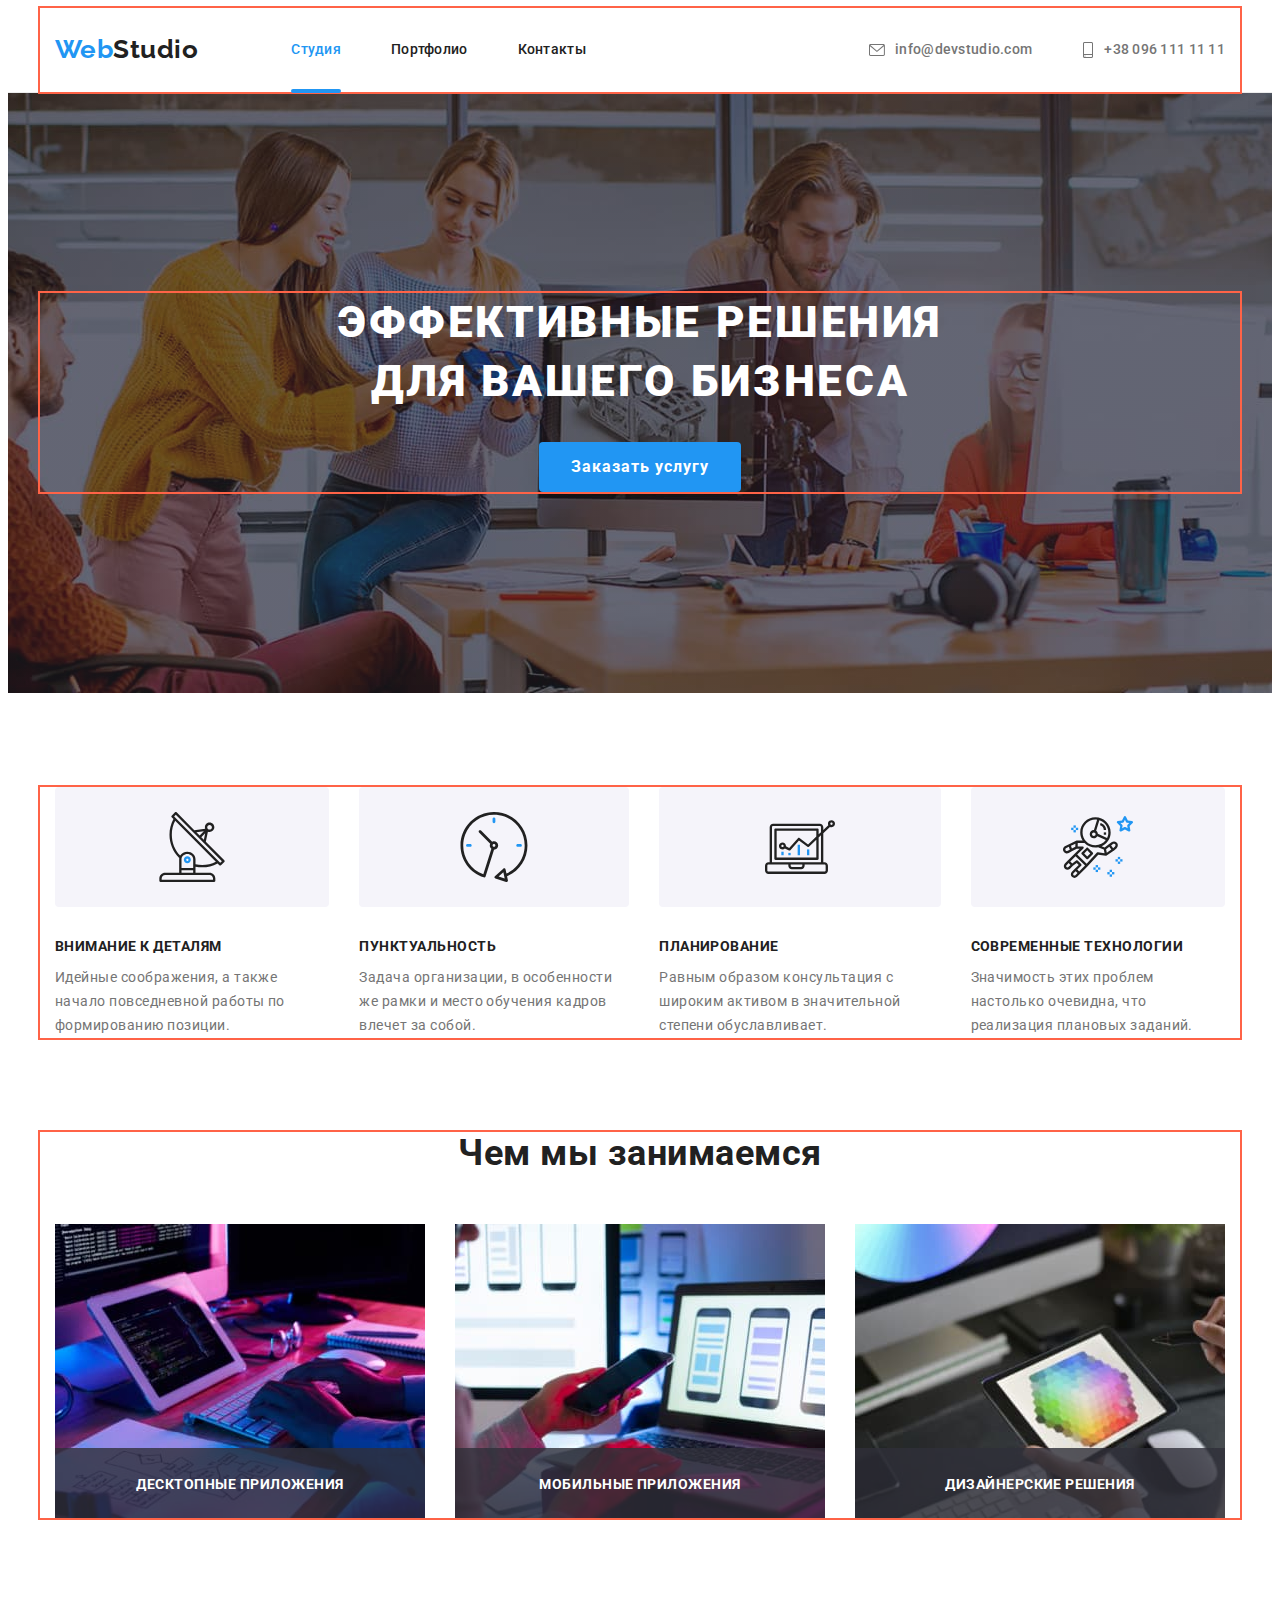
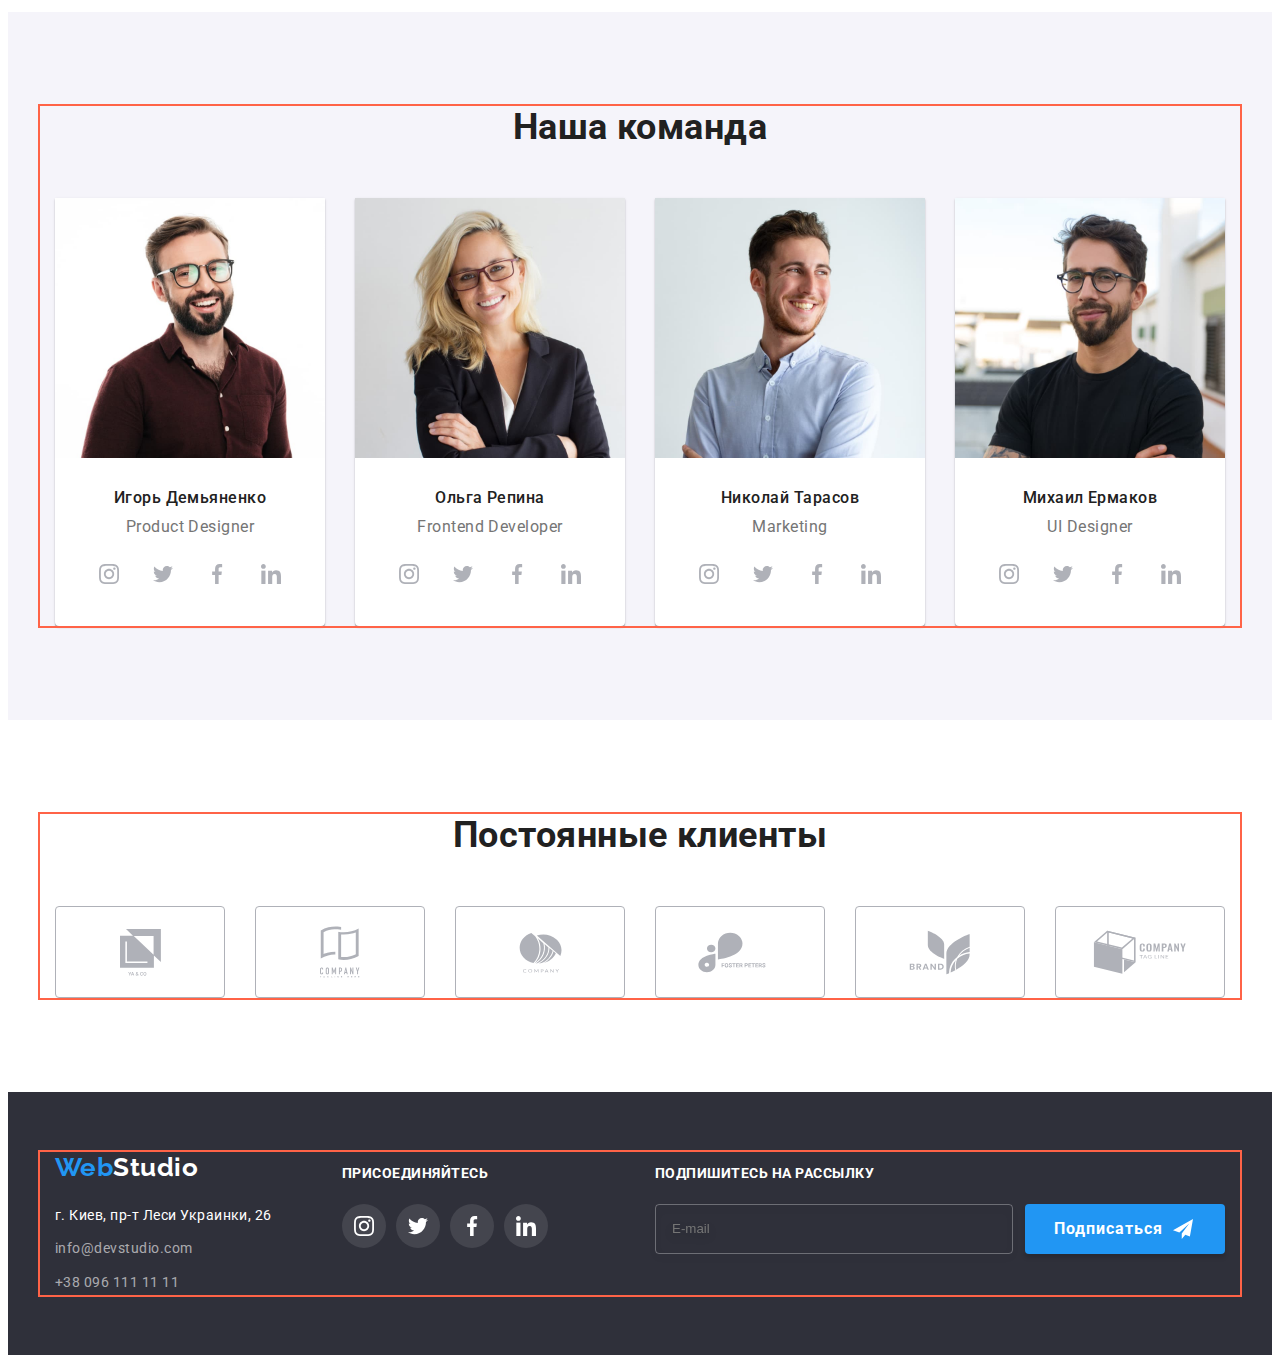
<file: index.html>
<!DOCTYPE html>
<html lang="ru">
  <head>
    <meta charset="UTF-8" />
    <meta http-equiv="X-UA-Compatible" content="IE=edge" />
    <meta name="viewport" content="width=device-width, initial-scale=1.0" />
    <title>Document</title>
    <link rel="preconnect" href="https://fonts.googleapis.com" />
    <link rel="preconnect" href="https://fonts.gstatic.com" crossorigin />
    <link
      href="https://fonts.googleapis.com/css2?family=Lato&family=Raleway:wght@700&family=Roboto:wght@400;500;700;900&display=swap"
      rel="stylesheet"
    />
    <link
      rel="stylesheet"
      href="https://cdnjs.cloudflare.com/ajax/libs/modern-normalize/1.1.0/modern-normalize.min.css"
      integrity="sha512-wpPYUAdjBVSE4KJnH1VR1HeZfpl1ub8YT/NKx4PuQ5NmX2tKuGu6U/JRp5y+Y8XG2tV+wKQpNHVUX03MfMFn9Q=="
      crossorigin="anonymous"
      referrerpolicy="no-referrer"
    />
    <link
      rel="stylesheet"
      href="https://cdnjs.cloudflare.com/ajax/libs/animate.css/4.1.1/animate.min.css"
    />
    <link rel="stylesheet" href="./css/styles.css" />
  </head>

  <body>
    <!--Шапка сайта-->
    <header class="header-page">
      <div class="container">
        <nav class="header-nav">
          <!--Навигация на другие страницы-->
          <a href="./index.html" class="logo"
            >Web<span class="studio-black">Studio</span></a
          >
          <ul class="header-list list">
            <li class="header-item">
              <a href="" class="header-link current">Студия</a>
            </li>
            <li class="header-item">
              <a href="./portfolio.html" class="header-link">Портфолио</a>
            </li>
            <li class="header-item">
              <a href="" class="header-link">Контакты</a>
            </li>
          </ul>
        </nav>
        <ul class="contacts-list list">
          <li class="contacts-item mail">
            <a href="mailto:info@devstudio.com" class="contacts-link"
              ><svg class="contacts-icon" width="16" height="12">
                <use href="./images/icons.svg#icon-envelope-hover"></use></svg
              >info@devstudio.com</a
            >
          </li>
          <li class="contacts-item tel">
            <a href="tel.:+380961111111" class="contacts-link"
              ><svg class="contacts-icon" width="12" height="16">
                <use href="./images/icons.svg#icon-smartphone"></use>
              </svg>
              +38 096 111 11 11</a
            >
          </li>
        </ul>
      </div>
    </header>

    <!--Main-контент-->
    <main>
      <!--Герой-->
      <section class="hero">
        <div class="container">
          <h1 class="hero-title animate__animated animate__headShake">
            Эффективные решения <br />
            для вашего бизнеса
          </h1>
          <button type="button" class="btn hero-btn pointer" data-modal-open>
            Заказать услугу
          </button>
        </div>
      </section>

      <!--Преимущества Feature-->
      <section class="feature section">
        <div class="container">
          <h2 class="visually-hidden">Преимущества</h2>
          <ul class="feature-list list">
            <li class="feature-item">
              <div class="thumb">
                <svg class="feature-icon" width="70" height="70">
                  <use href="./images/icons.svg#icon-antenna"></use>
                </svg>
              </div>
              <h3 class="feature-title">Внимание к деталям</h3>
              <p class="feature-text">
                Идейные соображения, а также начало повседневной работы по
                формированию позиции.
              </p>
            </li>
            <li class="feature-item">
              <div class="thumb">
                <svg class="feature-icon" width="70" height="70">
                  <use href="./images/icons.svg#icon-clock"></use>
                </svg>
              </div>
              <h3 class="feature-title">Пунктуальность</h3>
              <p class="feature-text">
                Задача организации, в особенности же рамки и место обучения
                кадров влечет за собой.
              </p>
            </li>
            <li class="feature-item">
              <div class="thumb">
                <svg class="feature-icon" width="70" height="70">
                  <use href="./images/icons.svg#icon-diagram"></use>
                </svg>
              </div>
              <h3 class="feature-title">Планирование</h3>
              <p class="feature-text">
                Равным образом консультация с широким активом в значительной
                степени обуславливает.
              </p>
            </li>
            <li class="feature-item">
              <div class="thumb">
                <svg class="feature-icon" width="70" height="70">
                  <use href="./images/icons.svg#icon-astronaut"></use>
                </svg>
              </div>
              <h3 class="feature-title">Современные технологии</h3>
              <p class="feature-text">
                Значимость этих проблем настолько очевидна, что реализация
                плановых заданий.
              </p>
            </li>
          </ul>
        </div>
      </section>
      <!--Чем мы занимаемся About-->
      <section class="about">
        <div class="container">
          <h2 class="about-title">Чем мы занимаемся</h2>
          <ul class="about-list list">
            <li class="about-item">
              <div class="about-thumb">
                <img
                  class="about-img"
                  src="./images/transformer.jpg"
                  alt="На фото ноутбук-трансформер и руки на клавиатуре"
                  width="370"
                />
                <p class="about-label">Десктопные приложения</p>
              </div>
            </li>
            <li class="about-item">
              <div class="about-thumb">
                <img
                  src="./images/laptop.jpg"
                  alt="На фото ноутбук и смартфон в руке"
                  width="370"
                />
                <p class="about-label">Мобильные приложения</p>
              </div>
            </li>
            <li class="about-item">
              <div class="about-thumb">
                <img
                  src="./images/tablet.jpg"
                  alt="На фото планшет в руке"
                  width="370"
                />
                <p class="about-label">Дизайнерские решения</p>
              </div>
            </li>
          </ul>
        </div>
      </section>

      <!--Наша команда Team-->
      <section class="team section">
        <div class="container">
          <h2 class="team-title">Наша команда</h2>
          <ul class="team-list list">
            <li class="team-card">
              <img
                src="./images/demianenko.jpg"
                alt="На фото продукт дизайнер Игорь Демьяненко"
                width="270"
              />
              <div class="team-text">
                <h3 class="team-person">Игорь Демьяненко</h3>
                <p lang="en" class="team-position">Product Designer</p>
              </div>
              <ul class="team-soc-list list">
                <li class="team-soc-item">
                  <a href="" class="team-soc-link link">
                    <svg class="team-soc-icon" width="20" height="20">
                      <use href="./images/icons.svg#icon-instagram"></use>
                    </svg>
                  </a>
                </li>
                <li class="team-soc-item">
                  <a href="" class="team-soc-link link">
                    <svg class="team-soc-icon" width="20" height="20">
                      <use href="./images/icons.svg#icon-twitter"></use>
                    </svg>
                  </a>
                </li>
                <li class="team-soc-item">
                  <a href="" class="team-soc-link link">
                    <svg class="team-soc-icon" width="20" height="20">
                      <use href="./images/icons.svg#icon-facebook"></use>
                    </svg>
                  </a>
                </li>
                <li class="team-soc-item">
                  <a href="" class="team-soc-link link">
                    <svg class="team-soc-icon" width="20" height="20">
                      <use href="./images/icons.svg#icon-linkedin"></use>
                    </svg>
                  </a>
                </li>
              </ul>
            </li>
            <li class="team-card">
              <img
                src="./images/repina.jpg"
                alt="На фото фронтенд разработчик Ольга Репина"
                width="270"
              />
              <div class="team-text">
                <h3 class="team-person">Ольга Репина</h3>
                <p lang="en" class="team-position">Frontend Developer</p>
              </div>
              <ul class="team-soc-list list">
                <li class="team-soc-item">
                  <a href="" class="team-soc-link link">
                    <svg class="team-soc-icon" width="20" height="20">
                      <use href="./images/icons.svg#icon-instagram"></use>
                    </svg>
                  </a>
                </li>
                <li class="team-soc-item">
                  <a href="" class="team-soc-link link">
                    <svg class="team-soc-icon" width="20" height="20">
                      <use href="./images/icons.svg#icon-twitter"></use>
                    </svg>
                  </a>
                </li>
                <li class="team-soc-item">
                  <a href="" class="team-soc-link link">
                    <svg class="team-soc-icon" width="20" height="20">
                      <use href="./images/icons.svg#icon-facebook"></use>
                    </svg>
                  </a>
                </li>
                <li class="team-soc-item">
                  <a href="" class="team-soc-link link">
                    <svg class="team-soc-icon" width="20" height="20">
                      <use href="./images/icons.svg#icon-linkedin"></use>
                    </svg>
                  </a>
                </li>
              </ul>
            </li>
            <li class="team-card">
              <img
                src="./images/tarasov.jpg"
                alt="На фото маркетолог Николай Тарасов"
                width="270"
              />
              <div class="team-text">
                <h3 class="team-person">Николай Тарасов</h3>
                <p lang="en" class="team-position">Marketing</p>
              </div>
              <ul class="team-soc-list list">
                <li class="team-soc-item">
                  <a href="" class="team-soc-link link">
                    <svg class="team-soc-icon" width="20" height="20">
                      <use href="./images/icons.svg#icon-instagram"></use>
                    </svg>
                  </a>
                </li>
                <li class="team-soc-item">
                  <a href="" class="team-soc-link link">
                    <svg class="team-soc-icon" width="20" height="20">
                      <use href="./images/icons.svg#icon-twitter"></use>
                    </svg>
                  </a>
                </li>
                <li class="team-soc-item">
                  <a href="" class="team-soc-link link">
                    <svg class="team-soc-icon" width="20" height="20">
                      <use href="./images/icons.svg#icon-facebook"></use>
                    </svg>
                  </a>
                </li>
                <li class="team-soc-item">
                  <a href="" class="team-soc-link link">
                    <svg class="team-soc-icon" width="20" height="20">
                      <use href="./images/icons.svg#icon-linkedin"></use>
                    </svg>
                  </a>
                </li>
              </ul>
            </li>
            <li class="team-card">
              <img
                src="./images/ermakov.jpg"
                alt="На фото дизайнер интерфейса Михаил Ермаков"
                width="270"
              />
              <div class="team-text">
                <h3 class="team-person">Михаил Ермаков</h3>
                <p lang="en" class="team-position">UI Designer</p>
              </div>
              <ul class="team-soc-list list">
                <li class="team-soc-item">
                  <a href="" class="team-soc-link link">
                    <svg class="team-soc-icon" width="20" height="20">
                      <use href="./images/icons.svg#icon-instagram"></use>
                    </svg>
                  </a>
                </li>
                <li class="team-soc-item">
                  <a href="" class="team-soc-link link">
                    <svg class="team-soc-icon" width="20" height="20">
                      <use href="./images/icons.svg#icon-twitter"></use>
                    </svg>
                  </a>
                </li>
                <li class="team-soc-item">
                  <a href="" class="team-soc-link link">
                    <svg class="team-soc-icon" width="20" height="20">
                      <use href="./images/icons.svg#icon-facebook"></use>
                    </svg>
                  </a>
                </li>
                <li class="team-soc-item">
                  <a href="" class="team-soc-link link">
                    <svg class="team-soc-icon" width="20" height="20">
                      <use href="./images/icons.svg#icon-linkedin"></use>
                    </svg>
                  </a>
                </li>
              </ul>
            </li>
          </ul>
        </div>
      </section>

      <!-- Постоянные клиенты -->
      <section class="clients section">
        <div class="container">
          <h2 class="clients-title">Постоянные клиенты</h2>
          <ul class="clients-list list">
            <li class="clients-item">
              <a href="" class="clients-link">
                <svg class="clients-icon" width="41" height="47">
                  <use href="./images/icons.svg#icon-client-1"></use>
                </svg>
              </a>
            </li>
            <li class="clients-item">
              <a href="" class="clients-link">
                <svg class="clients-icon" width="40" height="52">
                  <use href="./images/icons.svg#icon-client-2"></use>
                </svg>
              </a>
            </li>
            <li class="clients-item">
              <a href="" class="clients-link">
                <svg class="clients-icon" width="43" height="41">
                  <use href="./images/icons.svg#icon-client-3"></use>
                </svg>
              </a>
            </li>
            <li class="clients-item">
              <a href="" class="clients-link">
                <svg class="clients-icon" width="84" height="41">
                  <use href="./images/icons.svg#icon-client-4"></use>
                </svg>
              </a>
            </li>
            <li class="clients-item">
              <a href="" class="clients-link">
                <svg class="clients-icon" width="62" height="45">
                  <use href="./images/icons.svg#icon-client-5"></use>
                </svg>
              </a>
            </li>
            <li class="clients-item">
              <a href="" class="clients-link">
                <svg class="clients-icon" width="94" height="44">
                  <use href="./images/icons.svg#icon-client-6"></use>
                </svg>
              </a>
            </li>
          </ul>
        </div>
      </section>
    </main>

    <!--Футер-->
    <footer class="footer">
      <div class="container">
        <div class="address-content">
          <a href="./index.html" class="logo"
            >Web<span class="studio-white">Studio</span></a
          >
          <address class="address">
            <ul class="address-list list">
              <li class="address-items">
                <a href="" class="footer-address"
                  >г. Киев, пр-т Леси Украинки, 26
                </a>
              </li>
              <li class="address-items">
                <a href="mailto:info@devstudio.com" class="footer-contacts"
                  >info@devstudio.com</a
                >
              </li>
              <li class="address-items">
                <a href="tel.:+380961111111" class="footer-contacts"
                  >+38 096 111 11 11</a
                >
              </li>
            </ul>
          </address>
        </div>
        <div class="footer-icon">
          <h2 class="footer-title">Присоединяйтесь</h2>
          <ul class="footer-soc-list list">
            <li class="footer-soc-item">
              <a href="" class="footer-soc-link link">
                <svg class="footer-soc-icon" width="20" height="20">
                  <use href="./images/icons.svg#icon-instagram"></use>
                </svg>
              </a>
            </li>
            <li class="footer-soc-item">
              <a href="" class="footer-soc-link link">
                <svg class="footer-soc-icon" width="20" height="20">
                  <use href="./images/icons.svg#icon-twitter"></use>
                </svg>
              </a>
            </li>
            <li class="footer-soc-item">
              <a href="" class="footer-soc-link link">
                <svg class="footer-soc-icon" width="20" height="20">
                  <use href="./images/icons.svg#icon-facebook"></use>
                </svg>
              </a>
            </li>
            <li class="footer-soc-item">
              <a href="" class="footer-soc-link link">
                <svg class="footer-soc-icon" width="20" height="20">
                  <use href="./images/icons.svg#icon-linkedin"></use>
                </svg>
              </a>
            </li>
          </ul>
        </div>

        <form class="form-footer">
          <h2 class="form-title">Подпишитесь на рассылку</h2>
          <div class="form-field">
            <input
              class="form-input"
              type="email"
              name="mail"
              id="mail"
              placeholder="E-mail"
            />
            <button type="submit" class="btn form-btn">
              Подписаться
              <svg class="form-icon-send" width="20" height="20">
                <use href="./images/icons.svg#icon-icon-send"></use>
              </svg>
            </button>
          </div>
        </form>
      </div>
    </footer>

    <div class="backdrop is-hidden" data-modal>
      <div class="modal">
        <button type="button" class="modal-close-btn" data-modal-close>
          <svg class="close-icon" width="18" height="18">
            <use href="./images/icons.svg#icon-close-black"></use>
          </svg>
        </button>
        <p class="modal-title">Оставьте свои данные, мы вам перезвоним</p>
        <form class="modal-form" autocomplete="off">
          <div class="modal-field">
            <label class="modal-label" for="user-name">Имя</label>
            <div class="input-wrap">
              <input
                type="text"
                name="user-name"
                class="modal-input"
                placeholder=" "
                required
                id="user-name"
              />
              <svg class="input-icon" width="18" height="18">
                <use href="./images/icons.svg#icon-person-black-18dp"></use>
              </svg>
            </div>
          </div>
          <div class="modal-field">
            <label class="modal-label" for="user-tel">Телефон</label>
            <div class="input-wrap">
              <input
                type="tel"
                name="user-tel"
                class="modal-input"
                placeholder=" "
                required
                minlength="10"
                title="+38 (050) 111-11-11"
                id="user-tel"
              />
              <svg class="input-icon" width="18" height="18">
                <use href="./images/icons.svg#icon-phone-black-18dp"></use>
              </svg>
            </div>
          </div>
          <div class="modal-field">
            <label class="modal-label" for="user-email">Почта</label>
            <div class="input-wrap">
              <input
                type="email"
                name="user-email"
                class="modal-input"
                placeholder=" "
                required
                id="user-email"
              />
              <svg class="input-icon" width="18" height="18">
                <use href="./images/icons.svg#icon-email-black-18dp"></use>
              </svg>
            </div>
          </div>
          <div class="modal-field">
            <label class="modal-label" for="modal-text">Комментарий</label>
            <textarea
              name="modal-text"
              id="modal-text"
              class="modal-text"
              placeholder="Введите текст"
            ></textarea>
          </div>
          <div class="modal-field">
            <input
              type="checkbox"
              name="privacy"
              id="privacy"
              class="input-check visually-hidden"
            />
            <label for="privacy" class="check-text">
              <span>
                <svg class="check-icon" width="16" height="15">
                  <use href="./images/icons.svg#icon-check"></use>
                </svg>
              </span>
              Соглашаюсь с рассылкой и принимаю&nbsp;
              <a href="">Условия договора</a>
            </label>
          </div>
          <button type="submit" class="btn modal-btn">Отправить</button>
        </form>
      </div>
    </div>
    <script src="./js/modal.js"></script>
  </body>
</html>
</file>
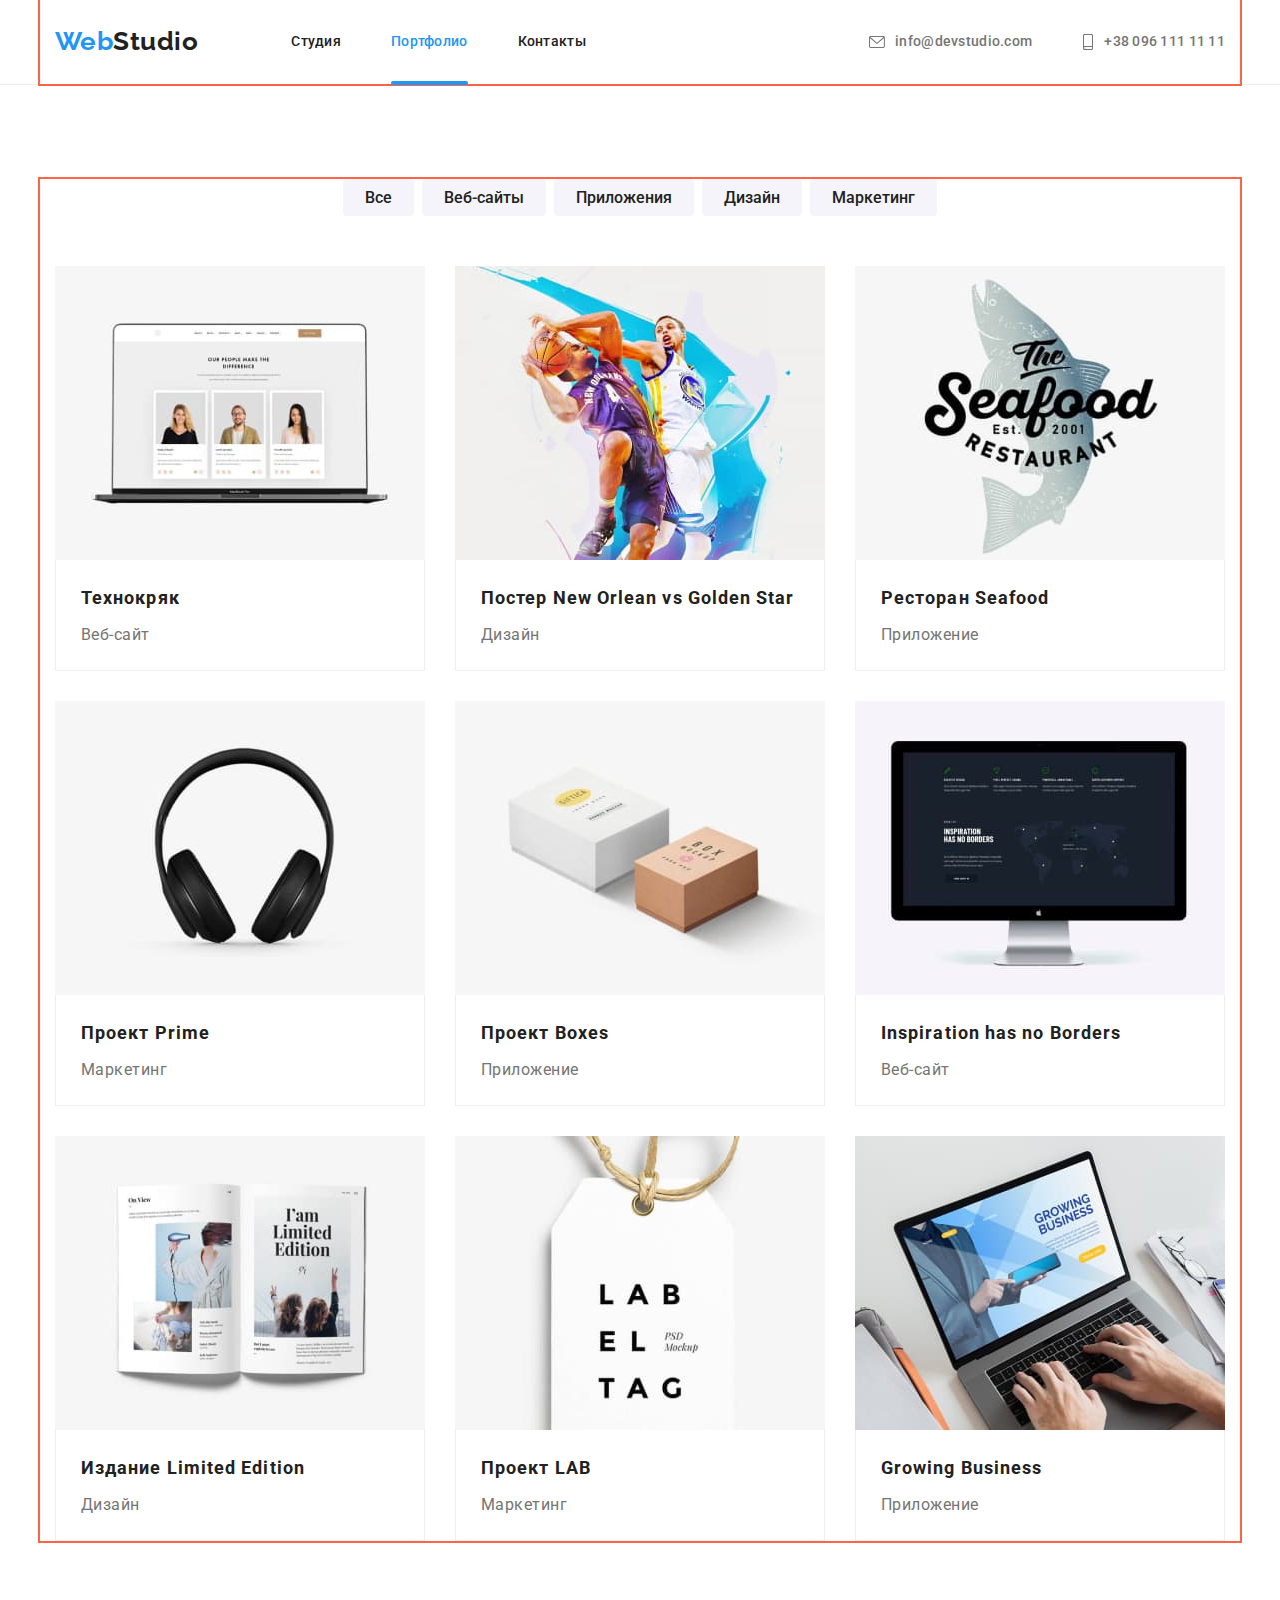
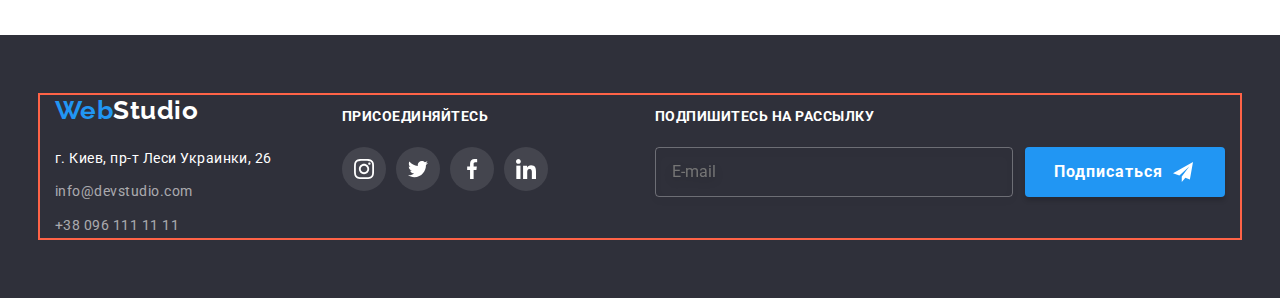
<file: portfolio.html>
<!DOCTYPE html>
<html lang="ru">
  <head>
    <meta charset="UTF-8" />
    <meta http-equiv="X-UA-Compatible" content="IE=edge" />
    <meta name="viewport" content="width=device-width, initial-scale=1.0" />
    <title>Document</title>
    <link rel="preconnect" href="https://fonts.googleapis.com" />
    <link rel="preconnect" href="https://fonts.gstatic.com" crossorigin />
    <link
      href="https://fonts.googleapis.com/css2?family=Lato&family=Raleway:wght@700&family=Roboto:wght@400;500;700;900&display=swap"
      rel="stylesheet"
    />
    <link rel="stylesheet" href="https://cdnjs.cloudflare.com/ajax/libs/modern-normalize/1.1.0/modern-normalize.min.css">
    <link rel="stylesheet" href="./css/styles.css" />
  </head>
  
  <body>
    <!--Шапка сайта-->
    <header class="header-page">
      <div class="container">
        <nav class="header-nav">
          <!--Навигация на другие страницы-->
          <a href="./index.html" class="logo"
            >Web<span class="studio-black">Studio</span></a
          >
          <ul class="header-list list">
            <li class="header-item">
              <a href="./index.html" class="header-link">Студия</a>
            </li>
            <li class="header-item">
              <a href="./portfolio.html" class="header-link current">Портфолио</a>
            </li>
            <li class="header-item">
              <a href="" class="header-link">Контакты</a>
            </li>
          </ul>
        </nav>
        <ul class="contacts-list list">
          <li class="contacts-item mail">
            <a href="mailto:info@devstudio.com" class="contacts-link"
              ><svg class="contacts-icon" width="16" height="12">
                <use href="./images/icons.svg#icon-envelope-hover"></use></svg
              >info@devstudio.com</a
            >
          </li>
          <li class="contacts-item tel">
            <a href="tel.:+380961111111" class="contacts-link"
              ><svg class="contacts-icon" width="12" height="16">
                <use href="./images/icons.svg#icon-smartphone"></use>
              </svg>
              +38 096 111 11 11</a
            >
          </li>
        </ul>
      </div>
    </header>

    <!--Main-контент-->
    <main class="projects-page">
      <section class="projects section">
        <div class="container">
          <h1 class="visually-hidden">Наши проекты</h1>
        <ul class="projects-list list">
          <li class="projects-item"><button type="button" class="projects-btn pointer">Вcе</button></li>
          <li class="projects-item"><button type="button" class="projects-btn pointer">Веб-сайты</button></li>
          <li class="projects-item"><button type="button" class="projects-btn pointer">Приложения</button></li>
          <li class="projects-item"><button type="button" class="projects-btn pointer">Дизайн</button></li>
          <li class="projects-item"><button type="button" class="projects-btn pointer">Маркетинг</button></li>
        </ul>
        <ul class="works-list list">
          <li class="works-item">
            <a href="" class="works-link">
              <div class="works-thumb">
                <img
                src="./images/work-1.jpg"
                alt="технокряк"
                width="370"      
              />
              <div class="works-overlay">
                <p>Ресурс предлагает комплексные предложения с разным уровнем функционала и сервисов. 
                  Все это позволит посетителю получить исчерпывающие сведения о компании или частном лице</p>
                </div> 
              </div>
              <div class="works-text">
                <h2 class="works-title">Технокряк</h2>
                <p class="works-desc">Веб-сайт</p>                
              </div>
            </a>
          </li>
          <li class="works-item">
            <a href="" class="works-link">
              <div class="works-thumb">
                <img
                src="./images/work-2.jpg"
                alt="постер баскетбол"
                width="370"
              />
              <div class="works-overlay">
                <p>Ресурс предлагает комплексные предложения с разным уровнем функционала и сервисов. 
                Все это позволит посетителю получить исчерпывающие сведения о компании или частном лице</p> 
                </div> 
              </div>
              <div class="works-text">
                <h2 class="works-title">Постер New Orlean vs Golden Star</h2>
                <p class="works-desc">Дизайн</p>
              </div>
            </a>
          </li>
          <li class="works-item">
            <a href="" class="works-link">
              <div class="works-thumb">
                <img
                src="./images/work-3.jpg"
                alt="ресторан"
                width="370"
              />
              <div class="works-overlay">
                <p>Ресурс предлагает комплексные предложения с разным уровнем функционала и сервисов. 
                Все это позволит посетителю получить исчерпывающие сведения о компании или частном лице</p> 
                </div>              
              </div>
              <div class="works-text">
                <h2 class="works-title">Ресторан Seafood</h2>
                <p class="works-desc">Приложение</p>
              </div>
            </a>
          </li>
          <li class="works-item">
            <a href="" class="works-link">
              <div class="works-thumb">
                <img
                src="./images/work-4.jpg"
                alt="проект prime"
                width="370"
              />
              <div class="works-overlay">
                <p>Ресурс предлагает комплексные предложения с разным уровнем функционала и сервисов. 
                Все это позволит посетителю получить исчерпывающие сведения о компании или частном лице</p> 
                </div>              
              </div>
              <div class="works-text">
                <h2 class="works-title">Проект Prime</h2>
                <p class="works-desc">Маркетинг</p>
              </div>
            </a>
          </li>
          <li class="works-item">
            <a href="" class="works-link">
              <div class="works-thumb">
                <img
                src="./images/work-5.jpg"
                alt="проект boxes"
                width="370"
              />
              <div class="works-overlay">
                <p>Ресурс предлагает комплексные предложения с разным уровнем функционала и сервисов. 
                Все это позволит посетителю получить исчерпывающие сведения о компании или частном лице</p> 
                </div> 
              </div>
              <div class="works-text">
                <h2 class="works-title">Проект Boxes</h2>
                <p class="works-desc">Приложение</p>
              </div>
            </a>
          </li>
          <li class="works-item">
            <a href="" class="works-link">
              <div class="works-thumb">
                <img
                src="./images/work-6.jpg"
                alt="вебсайт inspiration"
                width="370"
              />
              <div class="works-overlay">
                <p>Ресурс предлагает комплексные предложения с разным уровнем функционала и сервисов. 
                Все это позволит посетителю получить исчерпывающие сведения о компании или частном лице</p> 
                </div> 
              </div>
              <div class="works-text">
                <h2 class="works-title">Inspiration has no Borders</h2>
                <p class="works-desc">Веб-сайт</p>
              </div>
            </a>
          </li>
          <li class="works-item">
            <a href="" class="works-link">
              <div class="works-thumb">
                <img
                src="./images/work-7.jpg"
                alt="журнал edition"
                width="370"
              />
              <div class="works-overlay">
                <p>Ресурс предлагает комплексные предложения с разным уровнем функционала и сервисов. 
                Все это позволит посетителю получить исчерпывающие сведения о компании или частном лице</p> 
                </div> 
              </div>
              <div class="works-text">
                <h2 class="works-title">Издание Limited Edition</h2>
                <p class="works-desc">Дизайн</p>
              </div>
            </a>
          </li>         
          <li class="works-item">
            <a href="" class="works-link">
              <div class="works-thumb">
                <img
                src="./images/work-8.jpg"
                alt="проект lab"
                width="370"
              />
              <div class="works-overlay">
                <p>Ресурс предлагает комплексные предложения с разным уровнем функционала и сервисов. 
                Все это позволит посетителю получить исчерпывающие сведения о компании или частном лице</p> 
                </div> 
              </div>
              <div class="works-text">
                <h2 class="works-title">Проект LAB</h2>
                <p class="works-desc">Маркетинг</p>
              </div>  
            </a>
          </li>
          <li class="works-item">
            <a href="" class="works-link">
              <div class="works-thumb">
                <img
                src="./images/work-9.jpg"
                alt="приложение buisness"
                width="370"
              />
              <div class="works-overlay">
                <p>Ресурс предлагает комплексные предложения с разным уровнем функционала и сервисов. 
                Все это позволит посетителю получить исчерпывающие сведения о компании или частном лице</p> 
                </div> 
              </div>
            <div class="works-text">
              <h2 class="works-title">Growing Business</h2>
              <p class="works-desc">Приложение</p>
            </div>
            </a>
          </li>
        </ul>
      </section>
        </div>        
    </main>

    <!--Футер-->
    <footer class="footer">
      <div class="container">
        <div class="address-content">
          <a href="./index.html" class="logo"
            >Web<span class="studio-white">Studio</span></a
          >
          <address class="address">
            <ul class="address-list list">
              <li class="address-items">
                <a href="" class="footer-address"
                  >г. Киев, пр-т Леси Украинки, 26
                </a>
              </li>
              <li class="address-items">
                <a href="mailto:info@devstudio.com" class="footer-contacts"
                  >info@devstudio.com</a
                >
              </li>
              <li class="address-items">
                <a href="tel.:+380961111111" class="footer-contacts"
                  >+38 096 111 11 11</a
                >
              </li>
            </ul>
          </address>
        </div>
        <div class="footer-icon">
          <h2 class="footer-title">Присоединяйтесь</h2>
          <ul class="footer-soc-list list">
            <li class="footer-soc-item">
              <a href="" class="footer-soc-link link">
                <svg class="footer-soc-icon" width="20" height="20">
                  <use href="./images/icons.svg#icon-instagram"></use>
                </svg>
              </a>
            </li>
            <li class="footer-soc-item">
              <a href="" class="footer-soc-link link">
                <svg class="footer-soc-icon" width="20" height="20">
                  <use href="./images/icons.svg#icon-twitter"></use>
                </svg>
              </a>
            </li>
            <li class="footer-soc-item">
              <a href="" class="footer-soc-link link">
                <svg class="footer-soc-icon" width="20" height="20">
                  <use href="./images/icons.svg#icon-facebook"></use>
                </svg>
              </a>
            </li>
            <li class="footer-soc-item">
              <a href="" class="footer-soc-link link">
                <svg class="footer-soc-icon" width="20" height="20">
                  <use href="./images/icons.svg#icon-linkedin"></use>
                </svg>
              </a>
            </li>
          </ul>
        </div>

        <form class="form-footer">
          <h2 class="form-title">Подпишитесь на рассылку</h2>
          <div class="form-field">
            <input
              class="form-input"
              type="email"
              name="mail"
              id="mail"
              placeholder="E-mail"
            />
            <button type="submit" class="btn form-btn">
              Подписаться
              <svg class="form-icon-send" width="20" height="20">
                <use href="./images/icons.svg#icon-icon-send"></use>
              </svg>
            </button>
          </div>
        </form>
      </div>
    </footer>

    <div class="backdrop is-hidden" data-modal>
      <div class="modal">
        <button type="button" class="modal-close-btn" data-modal-close>
          <svg class="close-icon" width="18" height="18">
            <use href="./images/icons.svg#icon-close-black"></use>
          </svg>
        </button>
        <p class="modal-title">Оставьте свои данные, мы вам перезвоним</p>
        <form class="modal-form" autocomplete="off">
          <div class="modal-field">
            <label class="modal-label" for="user-name">Имя</label>
            <div class="input-wrap">
              <input
                type="text"
                name="user-name"
                class="modal-input"
                placeholder=" "
                required
                id="user-name"
              />
              <svg class="input-icon" width="18" height="18">
                <use href="./images/icons.svg#icon-person-black-18dp"></use>
              </svg>
            </div>
          </div>
          <div class="modal-field">
            <label class="modal-label" for="user-tel">Телефон</label>
            <div class="input-wrap">
              <input
                type="tel"
                name="user-tel"
                class="modal-input"
                placeholder=" "
                required
                minlength="10"
                title="+38 (050) 111-11-11"
                id="user-tel"
              />
              <svg class="input-icon" width="18" height="18">
                <use href="./images/icons.svg#icon-phone-black-18dp"></use>
              </svg>
            </div>
          </div>
          <div class="modal-field">
            <label class="modal-label" for="user-email">Почта</label>
            <div class="input-wrap">
              <input
                type="email"
                name="user-email"
                class="modal-input"
                placeholder=" "
                required
                id="user-email"
              />
              <svg class="input-icon" width="18" height="18">
                <use href="./images/icons.svg#icon-email-black-18dp"></use>
              </svg>
            </div>
          </div>
          <div class="modal-field">
            <label class="modal-label" for="modal-text">Комментарий</label>
            <textarea
              name="modal-text"
              id="modal-text"
              class="modal-text"
              placeholder="Введите текст"
            ></textarea>
          </div>
          <div class="modal-field">
            <input
              type="checkbox"
              name="privacy"
              id="privacy"
              class="input-check visually-hidden"
            />
            <label for="privacy" class="check-text">
              <span>
                <svg class="check-icon" width="16" height="15">
                  <use href="./images/icons.svg#icon-check"></use>
                </svg>
              </span>
              Соглашаюсь с рассылкой и принимаю&nbsp;
              <a href="">Условия договора</a>
            </label>
          </div>
          <button type="submit" class="btn modal-btn">Отправить</button>
        </form>
        <!-- <label class="modal-label"
            >Имя
            <input
              type="text"
              name="user-name"
              class="modal-input"
              placeholder="Джон"
              required
            />
          </label> -->
        <!-- <div class="modal-field">
          <label class="modal-label" for="service">Послуга</label>
          <select name="service" class="modal-input" id="service"></select>
          <option value="haircut">Стрижка</option>
          <option value="bearcut">Стрижка бороды</option>
        </div>
        <fieldset>
          <legend>Size</legend>
          <label for="big"></label>
          <input type="radio" id="big" name="size" value="big" />
          <label for="small"></label>
          <input type="radio" id="small" name="size" value="small" />
        </fieldset>
        <fieldset>
          <legend>add</legend>
          <label for="cheese"></label>
          <input type="checkbox" id="cheese" name="size" value="cheese" />
          <label for="tomato"></label>
          <input type="checkbox" id="tomato" name="size" value="tomato" />
        </fieldset> -->
      </div>
    </div>
    <script src="./js/modal.js"></script>
  </body>
</html>
</file>
<file: css/styles.css>
:root {
  --primary-text-color: #212121;
  --title-text-color: #757575;
  --accent-color: #2196f3;
  --primary-white-color: #ffffff;
  --secondary-bg-color: #e5e5e5;
  --team-button-bg-color: #f5f4fa;
  --contacts-footer-color: rgba(255, 255, 255, 0.6);
  --footer-bg-color: #2f303a;
  --icon-color: #afb1b8;
}

html {
  box-sizing: border-box;
}

*,
*::before,
*::after {
  box-sizing: inherit;
}

body {
  color: var(--primary-text-color);
  background-color: var(--primary-white-color);

  font-family: Roboto, sans-serif;
  letter-spacing: 0.03em;
}

/* p,
h1,
h2,
h3,
h4,
h5,
h6 {
  margin: 0;
}

ul {
  margin: 0;
  padding-left: 0;
}

button {
  cursor: pointer;
} */

img {
  display: block;
  max-width: 100%;
  height: auto;
}

.visually-hidden {
  position: absolute;
  width: 1px;
  height: 1px;
  margin: -1px;
  border: 0;
  padding: 0;
  white-space: nowrap;
  clip-path: inset(100%);
  clip: rect(0 0 0 0);
  overflow: hidden;
}

.btn {
  min-width: 200px;

  color: var(--primary-white-color);
  background-color: var(--accent-color);
  box-shadow: 0px 4px 4px rgba(0, 0, 0, 0.15);
  border: 0;
  border-radius: 4px;

  font-family: inherit;
  font-weight: 700;
  font-size: 16px;
  line-height: 1.87;
  letter-spacing: 0.06em;
}

.list {
  padding: 0;
  margin: 0;
  list-style: none;
}

.link {
  list-style: none;
  text-decoration: none;
}

.header-link.current {
  color: var(--accent-color);
  text-decoration: none;
}

.pointer {
  cursor: pointer;
}

.container {
  width: 1200px;
  margin-left: auto;
  margin-right: auto;
  padding-left: 15px;
  padding-right: 15px;
  outline: 2px solid tomato;
}

.section {
  padding-top: 94px;
  padding-bottom: 94px;
}

/* Logo */
.logo {
  color: var(--accent-color);
  font-family: Raleway, sans-serif;

  font-weight: 700;
  font-size: 26px;
  line-height: 1.2;
  text-decoration: none;
}

.logo:focus {
  color: var(--accent-color);
}

.studio-black {
  margin-right: 93px;
  color: var(--primary-text-color);
  text-decoration: none;
}

.studio-white {
  color: var(--primary-white-color);
}

/* ------------ HEADER ------------ */
.header-page {
  border-bottom: 1px solid #ececec;
}

.header-page .container {
  display: flex;
  align-items: center;
}

.header-nav {
  display: flex;
  align-items: center;
}

.header-list {
  display: flex;
}

.header-item:not(:last-child) {
  margin-right: 50px;
}

/* .header-list .header-item + .header-item {
  margin-left: 50px;
} */

.header-item {
  position: relative;
}

.current::after {
  content: "";

  position: absolute;
  bottom: -1px;
  left: 0;
  width: 100%;
  height: 4px;
  background: var(--accent-color);
  border-radius: 2px;

  transition: transform 250ms cubic-bezier(0.4, 0, 0.2, 1);
}

.header-link {
  display: block;
  padding-top: 32px;
  padding-bottom: 32px;

  color: var(--primary-text-color);

  font-style: normal;
  font-weight: 500;
  font-size: 14px;
  line-height: 1.4;
  letter-spacing: 0.02em;
  text-decoration: none;
  transition: color 250ms cubic-bezier(0.4, 0, 0.2, 1);
}

.header-link:hover,
.header-link:focus {
  color: var(--accent-color);
}

.contacts-link {
  display: flex;
  align-items: center;
  padding-top: 32px;
  padding-bottom: 32px;

  color: var(--title-text-color);

  font-weight: 500;
  font-size: 14px;
  line-height: 1.14;
  letter-spacing: 0.02em;
  text-decoration: none;
  transition: color 250ms cubic-bezier(0.4, 0, 0.2, 1);
}

.contacts-icon {
  fill: currentColor;
  margin-right: 10px;
}

.contacts-link:hover,
.contacts-link:focus {
  color: var(--accent-color);
}

.contacts-list {
  display: flex;
  margin-left: auto;
}

.contacts-item:not(:last-child) {
  margin-right: 50px;
}

/* ------------ HERO ------------ */
.hero {
  max-width: 1600px;
  height: 600px;
  margin-left: auto;
  margin-right: auto;
  padding-top: 200px;
  padding-bottom: 200px;

  text-align: center;

  background-color: var(--footer-bg-color);
  background-image: linear-gradient(
      rgba(47, 48, 58, 0.4),
      rgba(47, 48, 58, 0.4)
    ),
    url(../images/hero-bg.jpg);
  background-repeat: no-repeat;
  background-position: center;
  background-size: cover;
  /* outline: 2px solid tomato; */
}

.hero-title {
  margin-top: 0;
  margin-bottom: 30px;
  color: var(--primary-white-color);

  font-weight: 900;
  font-size: 44px;
  line-height: 1.36;
  letter-spacing: 0.06em;
  text-transform: uppercase;
}

.hero-btn {
  padding: 10px 32px;

  transition: color 250ms cubic-bezier(0.4, 0, 0.2, 1),
    background-color 250ms cubic-bezier(0.4, 0, 0.2, 1),
    box-shadow 250ms cubic-bezier(0.4, 0, 0.2, 1);
}

.hero-btn:hover,
.hero-btn:focus {
  background-color: #188ce8;
  color: var(--primary-white-color);
  /* transition: transform 250ms cubic-bezier(0.4, 0, 0.2, 1); */
}

/* ------------ FEATURE ------------ */
.thumb {
  display: flex;
  align-items: center;
  justify-content: center;

  background-color: var(--team-button-bg-color);

  border-radius: 4px;
  margin-bottom: 30px;
  height: 120px;
}

.feature-item + .feature-item {
  margin-left: 30px;
}

.feature-list {
  display: flex;
}

.feature-title {
  margin-top: 0;
  margin-bottom: 10px;

  font-weight: 700;
  font-size: 14px;
  line-height: 1.4;
  text-transform: uppercase;
}

.feature-text {
  margin-top: 0;
  margin-bottom: 0;

  color: var(--title-text-color);

  font-size: 14px;
  line-height: 1.71;
}

/* .feature-item::before
  display: block;
  content: "";
  height: 120px;
  background-image: ../images/icons.svg#icon-antenna
  background-size: contain;
  background-repeat: no-repeat;
  background-position: center;
  background-color: #ccc;

  border-radius: 4px;
  margin-bottom: 30px;
 */
/* ------------ ABOUT ------------*/
.about {
  padding-bottom: 94px;
}

.about-title {
  margin-top: 0;
  margin-bottom: 50px;

  font-weight: 700;
  font-size: 36px;
  line-height: 1.17;
  text-align: center;
}

.about-list {
  display: flex;
}

.about-item + .about-item {
  margin-left: 30px;
}

.about-thumb {
  position: relative;
}

.about-label {
  position: absolute;
  bottom: 0;
  margin: 0;
  padding: 27px;
  width: 370px;
  height: 70px;
  background: rgba(47, 48, 58, 0.8);

  font-family: "Roboto";
  font-style: normal;
  font-weight: 700;
  font-size: 14px;
  line-height: 1.4;
  text-align: center;
  text-transform: uppercase;

  color: var(--primary-white-color);
}

/* ------------ TEAM ------------*/
.team {
  background-color: var(--team-button-bg-color);
}

.team-title {
  margin-top: 0;
  margin-bottom: 50px;

  font-weight: 700;
  font-size: 36px;
  line-height: 1.17;
  text-align: center;
}

.team-list {
  display: flex;
  gap: 30px;
}

.team-card {
  flex-basis: calc((100% - 90px) / 4);
  /* width: calc((100% - 90px) / 4); */

  background: #ffffff;
  box-shadow: 0px 1px 3px rgba(0, 0, 0, 0.12), 0px 1px 1px rgba(0, 0, 0, 0.14),
    0px 2px 1px rgba(0, 0, 0, 0.2);
  border-radius: 0px 0px 4px 4px;
}

.team-text {
  padding-top: 30px;
  /* padding-bottom: 30px; */
}

.team-person {
  margin-top: 0;
  margin-bottom: 10px;

  font-weight: 500;
  font-size: 16px;
  line-height: 1.19;
  text-align: center;
}

.team-position {
  margin-top: 0;
  margin-bottom: 0;

  color: var(--title-text-color);

  font-size: 16px;
  line-height: 1.19;
  text-align: center;
  margin-bottom: 16px;
}

.team-soc-list {
  display: flex;
  justify-content: center;
  padding-bottom: 30px;
}

.team-soc-item {
  width: 44px;
  height: 44px;
  margin-left: 10px;
}

.team-soc-item:first-child {
  margin-left: 0;
}

.team-soc-link {
  display: flex;
  align-items: center;
  justify-content: center;
  width: 100%;
  height: 100%;
  border-radius: 50%;
  background-color: var(--primary-white-color);
  color: var(--icon-color);
  transition: color 250ms cubic-bezier(0.4, 0, 0.2, 1);
  transition: background-color 250ms cubic-bezier(0.4, 0, 0.2, 1);
}

.team-soc-icon {
  fill: currentColor;
  transition: fill 250ms cubic-bezier(0.4, 0, 0.2, 1);
}

.team-soc-link:hover,
.team-soc-link:focus {
  background-color: var(--accent-color);
  color: var(--primary-white-color);
}

/* .team-soc-link:hover,
.team-soc-link:focus {
  background-color: var(--accent-color);
}

.team-soc-link:hover .team-soc-icon,
.team-soc-link:focus .team-soc-icon {
  fill: var(--primary-white-color);
} */

/* ------------ CLIENTS ------------*/
.clients {
  /* background-color: var(--secondary-bg-color); */
}

.clients-title {
  margin-top: 0;
  margin-bottom: 50px;

  font-weight: 700;
  font-size: 36px;
  line-height: 1.17;
  text-align: center;
}

.clients-list {
  display: flex;
  justify-content: center;
  /* gap: 30px; */
}

.clients-item {
  width: 170px;
  height: 92px;
  margin-left: 30px;
  /* flex-basis: calc((100% - 150px) / 5); */
}
.clients-item:first-child {
  margin-left: 0;
}

.clients-link {
  display: flex;
  align-items: center;
  justify-content: center;
  width: 100%;
  height: 100%;
  border: 1px solid var(--icon-color);
  border-radius: 4px;
  transition: border 250ms cubic-bezier(0.4, 0, 0.2, 1);
}

.clients-icon {
  fill: var(--icon-color);
  transition: fill 250ms cubic-bezier(0.4, 0, 0.2, 1);
}

.clients-link:hover .clients-icon,
.clients-link:focus .clients-icon {
  fill: var(--accent-color);
}

.clients-link:hover {
  color: var(--icon-color);
}

.clients-link:hover {
  border: 1px solid var(--accent-color);
}
/* ------------ FOOTER ------------ */
.footer {
  background-color: var(--footer-bg-color);

  padding-top: 60px;
  padding-bottom: 60px;
}

.footer-address {
  color: var(--primary-white-color);

  font-style: normal;
  font-weight: 400;
  font-size: 14px;
  line-height: 1.7;
  text-decoration: none;
  transition: color 250ms cubic-bezier(0.4, 0, 0.2, 1);
}

.footer-address:hover,
.footer-address:focus {
  color: var(--accent-color);
}

.footer-contacts {
  color: var(--contacts-footer-color);

  font-style: normal;
  font-weight: 400;
  font-size: 14px;
  line-height: 1.7;
  text-decoration: none;
  transition: color 250ms cubic-bezier(0.4, 0, 0.2, 1);
}

.footer-contacts:hover,
.footer-contacts:focus {
  color: var(--accent-color);
}

.address {
  margin-top: 20px;
}

.address-items:not(:last-child) {
  margin-bottom: 10px;
}

.footer .container {
  display: flex;
}

.footer-icon {
  margin-left: 70px;
}

.footer-title {
  margin-top: 12px;
  margin-bottom: 20px;

  color: var(--primary-white-color);

  font-family: "Roboto";
  font-style: normal;
  font-weight: 700;
  font-size: 14px;
  line-height: 1.4;
  text-transform: uppercase;
}

.footer-soc-list {
  display: flex;
}

.footer-soc-item {
  width: 44px;
  height: 44px;
  margin-left: 10px;
}

.footer-soc-item:first-child {
  margin-left: 0;
}

.footer-soc-link {
  display: flex;
  align-items: center;
  justify-content: center;
  width: 100%;
  height: 100%;
  border-radius: 50%;
  background-color: rgba(255, 255, 255, 0.1);
  transition: background-color 250ms cubic-bezier(0.4, 0, 0.2, 1);
}

.footer-soc-icon {
  fill: var(--primary-white-color);
}

.footer-soc-link:hover,
.footer-soc-link:focus {
  background-color: var(--accent-color);
}

.form-footer {
  margin-left: auto;
}

.form-title {
  margin-bottom: 20px;
  font-weight: 700;
  font-size: 14px;
  line-height: 1.4;
  text-transform: uppercase;

  color: var(--primary-white-color);
}

.form-field {
  /* outline: 1px solid blue; */
  display: flex;
}

.form-field input {
  width: 358px;
  height: 50px;
  padding-left: 16px;

  color: rgba(255, 255, 255, 0.3);
  background-color: transparent;

  border: 1px solid rgba(255, 255, 255, 0.3);
  filter: drop-shadow(0px 4px 4px rgba(0, 0, 0, 0.15));
  border-radius: 4px;
}

.form-field input::placeholder {
  /* color: rgba(255, 255, 255, 0.3); */
}

.form-btn {
  display: flex;
  align-items: center;
  margin-left: 12px;
  padding-left: 29px;

  transition: color 250ms cubic-bezier(0.4, 0, 0.2, 1),
    background-color 250ms cubic-bezier(0.4, 0, 0.2, 1),
    box-shadow 250ms cubic-bezier(0.4, 0, 0.2, 1);
  cursor: pointer;
}

.form-btn:hover,
.form-btn:focus {
  background-color: #188ce8;
  color: var(--primary-white-color);
  transition: transform 250ms cubic-bezier(0.4, 0, 0.2, 1);
}

.form-icon-send {
  fill: var(--primary-white-color);
  margin-left: 10px;
}
/* ------------ BACKDROP + MODAL ------------ */
.backdrop {
  position: fixed;
  top: 0;
  left: 0;
  width: 100vw;
  height: 100vh;
  background: rgba(0, 0, 0, 0.2);

  transition: opacity 250ms cubic-bezier(0.4, 0, 0.2, 1),
    visibility 250ms cubic-bezier(0.4, 0, 0.2, 1);
}

.backdrop.is-hidden .modal {
  transform: translate(-50%, -50%) scale(0);
}

.modal {
  position: absolute;
  width: 528px;
  min-height: 581px;
  top: 50%;
  left: 50%;
  border-radius: 4px;
  padding: 40px;

  background: #ffffff;
  box-shadow: 0px 1px 3px rgba(0, 0, 0, 0.12), 0px 1px 1px rgba(0, 0, 0, 0.14),
    0px 2px 1px rgba(0, 0, 0, 0.2);

  transform: translate(-50%, -50%) scale(1);
  transition: transform 250ms cubic-bezier(0.4, 0, 0.2, 1);
}

.modal-close-btn {
  display: flex;
  align-items: center;
  justify-content: center;
  position: absolute;
  top: 8px;
  right: 8px;
  width: 30px;
  height: 30px;

  border-radius: 50px;
  border: 1px solid rgba(0, 0, 0, 0.1);
  background-color: transparent;

  cursor: pointer;
}

.close-icon {
  transition: fill 250ms cubic-bezier(0.4, 0, 0.2, 1);
}

.close-icon:hover,
.close-icon:focus {
  fill: var(--accent-color);
}

.is-hidden {
  opacity: 0;
  visibility: hidden;
  pointer-events: none;
}

/* .no-scroll {
  overflow: hidden;
} */

.modal-title {
  margin: 0;
  margin-bottom: 12px;
  font-weight: 700;
  font-size: 20px;
  line-height: 1.15;
  text-align: center;

  color: var(--primary-text-color);
}

.modal-input {
  /* margin-top: 4px; */
  padding-left: 42px;
  width: 100%;
  height: 40px;
  border: 1px solid rgba(33, 33, 33, 0.2);
  border-radius: 4px;

  color: var(--title-text-color);
  background-color: transparent;
  outline: transparent;
}

.modal-input:not(:placeholder-shown):not(:focus):valid {
  background-color: rgba(128, 173, 113, 0.352);
}

.modal-input:not(:placeholder-shown):not(:focus):invalid {
  background-color: rgba(198, 124, 124, 0.352);
}

/* .modal-input:placeholder-shown {
  background-color: transparent;
} */

.modal-input::placeholder {
  font-weight: 400;
  font-size: 12px;
  line-height: 1.16;
  letter-spacing: 0.01em;

  color: var(--title-text-color);
}

.modal-btn {
  display: block;
  margin: 0 auto;
  padding: 10px 55px;
  cursor: pointer;

  transition: color 250ms cubic-bezier(0.4, 0, 0.2, 1),
    background-color 250ms cubic-bezier(0.4, 0, 0.2, 1),
    box-shadow 250ms cubic-bezier(0.4, 0, 0.2, 1);
}

.modal-btn:hover,
.modal-btn:focus {
  background-color: #188ce8;
  color: var(--primary-white-color);
  transition: transform 250ms cubic-bezier(0.4, 0, 0.2, 1);
}

.modal-label {
  display: block;
  margin-bottom: 4px;

  font-weight: 400;
  font-size: 12px;
  line-height: 1.17;
  letter-spacing: 0.01em;

  color: var(--title-text-color);
}

.modal-text {
  padding: 12px 16px;
  width: 100%;
  height: 120px;

  border: 1px solid rgba(33, 33, 33, 0.2);
  border-radius: 4px;
  resize: none;

  color: var(--title-text-color);
}

.modal-text::placeholder {
  font-weight: 400;
  font-size: 12px;
  line-height: 1.16;
  letter-spacing: 0.01em;

  color: rgba(117, 117, 117, 0.5);
}

.modal-field {
  margin-bottom: 10px;
  /* outline: 1px solid tomato; */
}

.modal-field:nth-child(4) {
  margin-bottom: 20px;
}

.modal-field:nth-child(5) {
  margin-bottom: 30px;
}

.input-wrap {
  position: relative;
}

.input-icon {
  position: absolute;
  top: 50%;
  left: 12px;
  transform: translateY(-50%);
}

.modal-input:focus {
  outline: 1px solid var(--accent-color);
  border-color: var(--accent-color);
}

.modal-input:focus + .input-icon {
  fill: var(--accent-color);
}

.modal-text:focus {
  outline: 1px solid var(--accent-color);
  border-color: var(--accent-color);
}

.check-text {
  margin-left: 10px;
  font-weight: 400;
  font-size: 14px;
  line-height: 1.71;
  color: var(--title-text-color);

  display: flex;
  align-items: center;
  position: relative;
  /* outline: 2px solid tomato; */
}

.check-text span {
  width: 16px;
  height: 15px;
  border: 1px solid rgba(34, 34, 34, 0.2);
  margin-right: 8px;
  display: flex;
  align-items: center;
  justify-content: center;
  border-radius: 2px;
}

.check-text a {
  color: var(--accent-color);
}

.check-icon {
  fill: transparent;
}

.input-check:checked + .check-text span {
  background-color: var(--accent-color);
  border: none;
}

.input-check:checked + .check-text .check-icon {
  fill: var(--primary-white-color);
}

/* before */

/* .check-text::before {
  content: "";
  width: 20px;
  height: 20px;
  border: 1px solid rgba(34, 34, 34, 0.2);
  margin-right: 5px;
  width: 16px;
  height: 15px;
  border-radius: 2px;
}

.input-check:checked + .check-text::before {
  background-color: var(--accent-color);
  background-image: url(../images/check.svg);
  background-repeat: no-repeat;
  background-position: center;
  border: none;
} */

/* .modal-field:focus-within .modal-icon {
  fill: var(--accent-color);
}

.modal-input:focus-within {
  border-color: var(--accent-color);
} */

/* ------------ PORTFOLIO ------------ */

/* ------------ PROJECTS & WORKS ------------ */
.projects-page {
  background-color: var(--primary-white-color);
}

.projects-list {
  display: flex;
  justify-content: center;
  margin-bottom: 50px;
}

.projects-btn {
  border: 0rem;
  border-radius: 4px;
  padding: 6px 22px;

  color: var(--primary-text-color);
  background-color: var(--team-button-bg-color);
  transition: color 250ms cubic-bezier(0.4, 0, 0.2, 1),
    background-color 250ms cubic-bezier(0.4, 0, 0.2, 1),
    box-shadow 250ms cubic-bezier(0.4, 0, 0.2, 1);

  font-family: inherit;
  font-weight: 500;
  font-size: 16px;
  line-height: 1.6;
  text-align: center;
}

.projects-item:not(:last-child) {
  margin-right: 8px;
}

/* .projects-list .projects-item + .projects-item {
  margin-left: 8px;
} */

.projects-btn:hover,
.projects-btn:focus {
  background-color: var(--accent-color);
  color: var(--primary-white-color);

  box-shadow: 0px 3px 1px rgba(0, 0, 0, 0.1), 0px 1px 2px rgba(0, 0, 0, 0.08),
    0px 2px 2px rgba(0, 0, 0, 0.12);
  border-radius: 4px;
}

.works-list {
  display: flex;
  flex-wrap: wrap;
  margin-left: -30px;
  margin-top: -30px;
}

.works-item {
  flex-basis: calc(100% / 3 - 30px);
  margin-left: 30px;
  margin-top: 30px;
  transition: box-shadow 250ms cubic-bezier(0.4, 0, 0.2, 1);
}
/* width: calc((100% - 90px) / 3); */
/* width: calc(100% / 3 - 30px */

.works-item:hover {
  box-shadow: 0px 1px 1px rgba(0, 0, 0, 0.12), 0px 4px 4px rgba(0, 0, 0, 0.06),
    1px 4px 6px rgba(0, 0, 0, 0.16);
}

.works-link {
  text-decoration: none;
}

.works-thumb {
  position: relative;
  overflow: hidden;
}

.works-item:hover .works-overlay,
.works-item:focus .works-overlay {
  transform: translateY(0);
}

.works-overlay {
  position: absolute;
  top: 0;
  left: 0;
  width: 100%;
  height: 100%;

  padding: 63px 24px;
  background: rgba(33, 150, 243, 0.9);

  font-weight: 400;
  font-size: 18px;
  line-height: 1.55;

  color: var(--primary-white-color);

  transform: translateY(100%);
  transition: transform 250ms cubic-bezier(0.4, 0, 0.2, 1);
}

.works-text {
  padding: 20px 25px;
  border-bottom: 1px solid #eeeeee;
  border-left: 1px solid #eeeeee;
  border-right: 1px solid #eeeeee;
  width: 370px;
}

.works-title {
  margin-top: 0;
  margin-bottom: 4px;
  color: var(--primary-text-color);

  font-weight: 700;
  font-size: 18px;
  line-height: 2;
  letter-spacing: 0.06em;
  text-decoration: none;
}

.works-desc {
  margin-top: 0;
  margin-bottom: 0;
  color: var(--title-text-color);

  font-weight: 400;
  font-size: 16px;
  line-height: 1.88;
}
</file>
